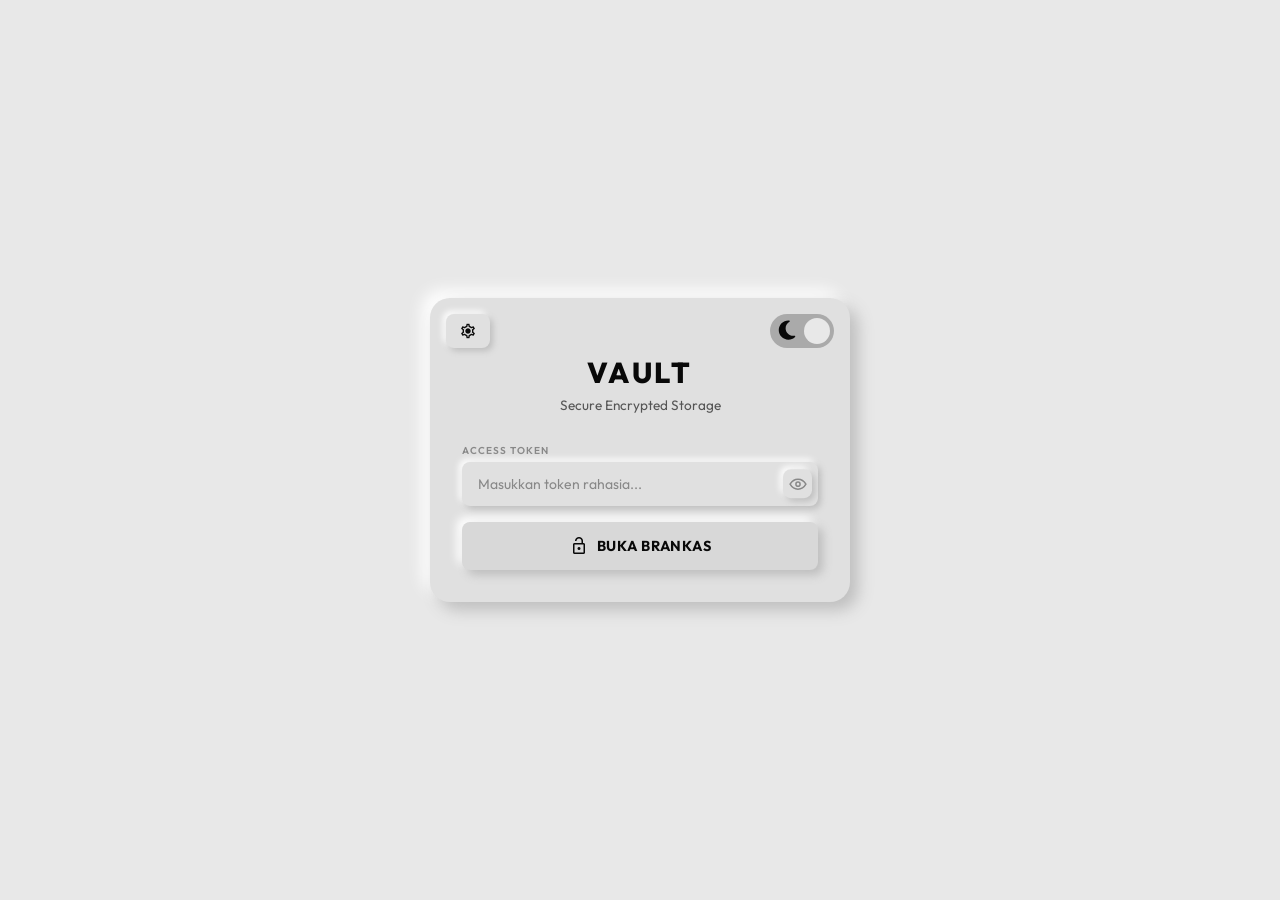
<file: index.html>
<!DOCTYPE html>
<html lang="id">
<head>
    <meta charset="UTF-8">
    <meta name="viewport" content="width=device-width, initial-scale=1.0">
    <title>Vault | Secure Access</title>
    <link rel="stylesheet" href="assets/css/style.css">
    <style>
        body {
            background-color: var(--bg-body);
            display: flex;
            align-items: center;
            justify-content: center;
            padding: 1rem;
            min-height: 100vh;
        }
        .hidden { display: none !important; }
        .auth-loader { width:32px; height:32px; vertical-align:middle; margin-right:8px; }
        .auth-loader .ring { transform-origin:28px 28px; animation:auth-spin 1.2s linear infinite; }
        .auth-loader circle { fill:none; stroke:var(--text-primary); stroke-linecap:round; }
        @keyframes auth-spin { to { transform:rotate(360deg); } }
    </style>
</head>
<body>

    <div class="card" style="width:100%;max-width:420px;padding:2rem;text-align:center;display:flex;flex-direction:column;gap:1.5rem;position:relative;">
        
        <!-- Theme Toggle -->
        <div style="position:absolute;top:1rem;right:1rem;">
            <label class="theme-switch">
                <span class="sun"><svg xmlns="http://www.w3.org/2000/svg" viewBox="0 0 24 24"><g fill="#ffd43b"><circle r="5" cy="12" cx="12"></circle><path d="m21 13h-1a1 1 0 0 1 0-2h1a1 1 0 0 1 0 2zm-17 0h-1a1 1 0 0 1 0-2h1a1 1 0 0 1 0 2zm13.66-5.66a1 1 0 0 1 -.66-.29 1 1 0 0 1 0-1.41l.71-.71a1 1 0 1 1 1.41 1.41l-.71.71a1 1 0 0 1 -.75.29zm-12.02 12.02a1 1 0 0 1 -.71-.29 1 1 0 0 1 0-1.41l.71-.66a1 1 0 0 1 1.41 1.41l-.71.71a1 1 0 0 1 -.7.24zm6.36-14.36a1 1 0 0 1 -1-1v-1a1 1 0 0 1 2 0v1a1 1 0 0 1 -1 1zm0 17a1 1 0 0 1 -1-1v-1a1 1 0 0 1 2 0v1a1 1 0 0 1 -1 1zm-5.66-14.66a1 1 0 0 1 -.7-.29l-.71-.71a1 1 0 0 1 1.41-1.41l.71.71a1 1 0 0 1 0 1.41 1 1 0 0 1 -.71.29zm12.02 12.02a1 1 0 0 1 -.7-.29l-.66-.71a1 1 0 0 1 1.36-1.36l.71.71a1 1 0 0 1 0 1.41 1 1 0 0 1 -.71.24z"></path></g></svg></span>
                <span class="moon"><svg xmlns="http://www.w3.org/2000/svg" viewBox="0 0 384 512"><path d="m223.5 32c-123.5 0-223.5 100.3-223.5 224s100 224 223.5 224c60.6 0 115.5-24.2 155.8-63.4 5-4.9 6.3-12.5 3.1-18.7s-10.1-9.7-17-8.5c-9.8 1.7-19.8 2.6-30.1 2.6-96.9 0-175.5-78.8-175.5-176 0-65.8 36-123.1 89.3-153.3 6.1-3.5 9.2-10.5 7.7-17.3s-7.3-11.9-14.3-12.5c-6.3-.5-12.6-.8-19-.8z"></path></svg></span>   
                <input type="checkbox" id="themeToggleCheckbox">
                <span class="slider"></span>
            </label>
        </div>
        
        <!-- Settings Toggle -->
        <button id="toggleSettingsBtn" class="btn-neu" style="position:absolute;top:1rem;left:1rem;padding:0.5rem 0.8rem;font-size:12px;" title="Pengaturan URL Backend">
            <span class="material-symbols-outlined" style="font-size:18px;">settings</span>
        </button>
        
        <div style="padding-top:1.5rem;">
            <h1 style="font-size:1.8rem;font-weight:800;letter-spacing:0.1em;color:var(--text-primary);">VAULT</h1>
            <p style="font-size:0.85rem;color:var(--text-secondary);margin-top:0.4rem;">Secure Encrypted Storage</p>
        </div>

        <!-- Settings Section -->
        <div id="settingsSection" class="hidden" style="text-align:left;padding-bottom:1rem;border-bottom:1px solid var(--border);display:flex;flex-direction:column;gap:0.75rem;">
            <label style="font-size:10px;font-weight:600;color:var(--text-tertiary);text-transform:uppercase;letter-spacing:0.1em;">Google Apps Script URL</label>
            <input type="text" id="apiUrlInput" placeholder="https://script.google.com/macros/s/.../exec" class="input-neu" autocomplete="off">
            <button id="saveSettingsBtn" class="btn-neu" style="width:100%;font-size:10px;font-weight:700;text-transform:uppercase;letter-spacing:0.05em;">
                Simpan URL
            </button>
        </div>

        <div style="display:flex;flex-direction:column;gap:1rem;">
            <div style="text-align:left;">
                <label style="font-size:10px;font-weight:600;color:var(--text-tertiary);text-transform:uppercase;letter-spacing:0.1em;">Access Token</label>
                <div style="position:relative;margin-top:0.25rem;">
                    <input type="password" id="tokenInput" placeholder="Masukkan token rahasia..." class="input-neu" style="padding-right:2.5rem;" autocomplete="off">
                    <button id="togglePwBtn" type="button" class="btn-neu" style="position:absolute;right:0.35rem;top:50%;transform:translateY(-50%);border:none;cursor:pointer;color:var(--text-tertiary);padding:0.3rem;display:grid;place-items:center;" title="Tampilkan/Sembunyikan Token">
                        <svg id="togglePwIcon" viewBox="0 0 24 24" width="20" height="20" fill="none" stroke="currentColor" stroke-width="1.8" stroke-linecap="round" stroke-linejoin="round" aria-hidden="true">
                            <path d="M2.5 12s3.5-6 9.5-6 9.5 6 9.5 6-3.5 6-9.5 6-9.5-6-9.5-6Z"></path>
                            <circle cx="12" cy="12" r="2.5"></circle>
                        </svg>
                    </button>
                </div>
            </div>
            <button id="loginBtn" class="btn-neu-primary" style="width:100%;padding:0.9rem 1.7rem;font-size:0.9rem;font-weight:700;text-transform:uppercase;letter-spacing:0.05em;">
                <span class="material-symbols-outlined" style="font-size:20px;">lock_open</span>
                Buka Brankas
            </button>
        </div>
        
        <p id="errorMsg" style="color:#ff5252;font-size:0.75rem;display:none;" class="font-mono">Token tidak boleh kosong!</p>
    </div>

    <!-- Toast Container (di atas, tengah) -->
    <div id="toastContainer" style="position:fixed;top:1rem;left:50%;transform:translateX(-50%);z-index:9999;display:flex;flex-direction:column;align-items:center;gap:0.5rem;pointer-events:none;"></div>

    <script type="module">
        import { login, checkToken } from './src/auth.js';

        // ==================== THEME TOGGLE ====================
        const themeCheckbox = document.getElementById('themeToggleCheckbox');
        
        function getPreferredTheme() {
            const saved = localStorage.getItem('vault_theme');
            if (saved) return saved;
            return window.matchMedia('(prefers-color-scheme: light)').matches ? 'light' : 'dark';
        }

        function applyTheme(theme) {
            document.documentElement.setAttribute('data-theme', theme);
            themeCheckbox.checked = theme === 'light';
            localStorage.setItem('vault_theme', theme);
        }

        applyTheme(getPreferredTheme());

        themeCheckbox.addEventListener('change', () => {
            applyTheme(themeCheckbox.checked ? 'light' : 'dark');
        });
        // ==================== END THEME TOGGLE ====================

        if (checkToken()) {
            window.location.href = 'dashboard.html';
        }

        const toastContainer = document.getElementById('toastContainer');
        const toggleSettingsBtn = document.getElementById('toggleSettingsBtn');
        const settingsSection = document.getElementById('settingsSection');
        const apiUrlInput = document.getElementById('apiUrlInput');
        const saveSettingsBtn = document.getElementById('saveSettingsBtn');

        const togglePwBtn = document.getElementById('togglePwBtn');
        const tokenInput = document.getElementById('tokenInput');
        const togglePwIcon = document.getElementById('togglePwIcon');
        const visibilityIcon = `
            <path d="M2.5 12s3.5-6 9.5-6 9.5 6 9.5 6-3.5 6-9.5 6-9.5-6-9.5-6Z"></path>
            <circle cx="12" cy="12" r="2.5"></circle>
        `;
        const visibilityOffIcon = `
            <path d="M3 3l18 18"></path>
            <path d="M10.6 10.6a2.5 2.5 0 0 0 2.8 2.8"></path>
            <path d="M7.4 7.7C4.4 9.4 2.5 12 2.5 12s3.5 6 9.5 6c1.5 0 2.9-.4 4.1-1"></path>
            <path d="M13.7 6.2C18.7 7 21.5 12 21.5 12s-.8 1.4-2.2 2.8"></path>
        `;

        togglePwBtn.addEventListener('click', () => {
            if (tokenInput.type === 'password') {
                tokenInput.type = 'text';
                togglePwIcon.innerHTML = visibilityOffIcon;
            } else {
                tokenInput.type = 'password';
                togglePwIcon.innerHTML = visibilityIcon;
            }
        });

        function showSettingsToast(msg) {
            const el = document.createElement('div');
            el.className = 'toast info';
            el.innerHTML = `
                <span class="toast-icon">⚡</span>
                <span class="toast-msg"><strong>Info</strong>${msg}</span>
                <button class="toast-close" onclick="this.parentElement.remove()">&times;</button>`;
            toastContainer.appendChild(el);
            setTimeout(() => {
                el.style.animation = 'toastOut .35s ease forwards';
                setTimeout(() => el.remove(), 350);
            }, 3000);
        }

        if (localStorage.getItem('vault_api_url')) {
            apiUrlInput.value = localStorage.getItem('vault_api_url');
        }

        toggleSettingsBtn.addEventListener('click', () => {
            settingsSection.classList.toggle('hidden');
        });

        saveSettingsBtn.addEventListener('click', () => {
            const url = apiUrlInput.value.trim();
            if (url) {
                localStorage.setItem('vault_api_url', url);
                showSettingsToast("URL Google Apps Script berhasil disimpan!");
                settingsSection.classList.add('hidden');
            } else {
                localStorage.removeItem('vault_api_url');
                showSettingsToast("URL Google Apps Script dihapus.");
                settingsSection.classList.add('hidden');
            }
        });

        document.getElementById('loginBtn').addEventListener('click', async () => {
            const token = tokenInput.value.trim();
            const errorMsg = document.getElementById('errorMsg');
            const loginBtn = document.getElementById('loginBtn');
            
            if (token) {
                loginBtn.disabled = true;
                loginBtn.innerHTML = '<svg class="auth-loader" viewBox="0 0 56 56" role="img" aria-label="Memverifikasi akses"><g class="ring"><circle cx="28" cy="28" r="23" stroke-width="2.5" stroke-dasharray="42 104"></circle><circle cx="28" cy="28" r="18" stroke-width="1.7" stroke-dasharray="28 85" transform="rotate(120 28 28)"></circle><path d="M22 15h12c0 6-2 8-6 11-4-3-6-5-6-11zm0 26h12c0-6-2-8-6-11-4 3-6 5-6 11z" fill="currentColor"></path></g></svg> AUTHENTICATING...';
                errorMsg.style.display = 'none';
                
                const result = await login(token);
                if (result.status === "success") {
                    window.location.href = 'dashboard.html';
                } else {
                    loginBtn.innerHTML = '<span class="material-symbols-outlined" style="font-size:20px;">lock_open</span> Buka Brankas';
                    loginBtn.disabled = false;
                    errorMsg.textContent = result.message;
                    errorMsg.style.display = 'block';
                }
            } else {
                errorMsg.textContent = "Token tidak boleh kosong!";
                errorMsg.style.display = 'block';
            }
        });

        tokenInput.addEventListener('keypress', (e) => {
            if (e.key === 'Enter') document.getElementById('loginBtn').click();
        });
    </script>
</body>
</html>
</file>
<file: assets/css/style.css>
@import url('https://fonts.googleapis.com/css2?family=Inter:wght@300;400;500;600;700&family=Outfit:wght@300;400;600;700&display=swap');
@import url('https://fonts.googleapis.com/css2?family=Fira+Code:wght@400;600&display=swap');
@import url('https://fonts.googleapis.com/css2?family=Material+Symbols+Outlined:opsz,wght,FILL,GRAD@20..48,100..700,0..1,-50..200');

* {
    margin: 0;
    padding: 0;
    box-sizing: border-box;
}

:root {
    --bg-body: #1a1a1a;
    --bg-card: #252525;
    --bg-elevated: #2e2e2e;
    --bg-inset: #1e1e1e;
    --text-primary: #f0f0f0;
    --text-secondary: #a0a0a0;
    --text-tertiary: #666666;
    --text-muted: #444444;
    --border: #333333;
    --skeleton: #333;
    --shadow-dark: rgba(0, 0, 0, 0.6);
    --shadow-light: rgba(255, 255, 255, 0.04);
    --shadow-xs: 3px 3px 6px var(--shadow-dark), -3px -3px 6px var(--shadow-light);
    --shadow-sm: 5px 5px 10px var(--shadow-dark), -5px -5px 10px var(--shadow-light);
    --shadow-md: 8px 8px 16px var(--shadow-dark), -8px -8px 16px var(--shadow-light);
    --shadow-lg: 12px 12px 24px var(--shadow-dark), -12px -12px 24px var(--shadow-light);
    --shadow-inset: inset 3px 3px 6px var(--shadow-dark), inset -3px -3px 6px var(--shadow-light);
    --shadow-inset-sm: inset 2px 2px 4px var(--shadow-dark), inset -2px -2px 4px var(--shadow-light);
    --shadow-none: 3px 3px 6px var(--shadow-dark), -3px -3px 6px var(--shadow-light);
    --radius-sm: 8px;
    --radius-md: 14px;
    --radius-lg: 20px;
    --radius-full: 30px;
    --transition: 0.3s cubic-bezier(0.4, 0, 0.2, 1);
}

[data-theme="light"] {
    --bg-body: #e8e8e8;
    --bg-card: #e0e0e0;
    --bg-elevated: #d8d8d8;
    --bg-inset: #f0f0f0;
    --text-primary: #090909;
    --text-secondary: #555555;
    --text-tertiary: #888888;
    --text-muted: #aaaaaa;
    --border: #d0d0d0;
    --skeleton: #ccc;
    --shadow-dark: #bebebe;
    --shadow-light: #ffffff;
    --shadow-xs: 3px 3px 6px var(--shadow-dark), -3px -3px 6px var(--shadow-light);
    --shadow-sm: 5px 5px 10px var(--shadow-dark), -5px -5px 10px var(--shadow-light);
    --shadow-md: 8px 8px 16px var(--shadow-dark), -8px -8px 16px var(--shadow-light);
    --shadow-lg: 12px 12px 24px var(--shadow-dark), -12px -12px 24px var(--shadow-light);
    --shadow-inset: inset 3px 3px 6px var(--shadow-dark), inset -3px -3px 6px var(--shadow-light);
    --shadow-inset-sm: inset 2px 2px 4px var(--shadow-dark), inset -2px -2px 4px var(--shadow-light);
    --shadow-none: 3px 3px 6px var(--shadow-dark), -3px -3px 6px var(--shadow-light);
}

body {
    font-family: 'Outfit', 'Inter', sans-serif;
    background-color: var(--bg-body);
    color: var(--text-primary);
    min-height: 100vh;
    transition: background-color var(--transition), color var(--transition);
    overflow-x: hidden;
}

/* ========== NEUMORPHIC CARD ========== */
.card {
    background: var(--bg-card);
    border-radius: var(--radius-lg);
    box-shadow: var(--shadow-md);
    transition: all var(--transition);
}
.card:hover { box-shadow: var(--shadow-lg); }
.card-inset {
    background: var(--bg-card);
    border-radius: var(--radius-md);
    box-shadow: var(--shadow-inset);
}

/* ========== NEUMORPHIC BUTTON ========== */
.btn-neu {
    background: var(--bg-card);
    color: var(--text-primary);
    padding: 0.7em 1.7em;
    font-size: 14px;
    border-radius: var(--radius-sm);
    cursor: pointer;
    border: none;
    box-shadow: var(--shadow-none);
    transition: all var(--transition);
    font-family: inherit;
    font-weight: 600;
    display: inline-flex;
    align-items: center;
    justify-content: center;
    gap: 8px;
}
.btn-neu:hover { box-shadow: var(--shadow-sm); }
.btn-neu:active { box-shadow: var(--shadow-inset); }

.btn-neu-primary {
    background: var(--bg-elevated);
    color: var(--text-primary);
    padding: 0.7em 1.7em;
    font-size: 14px;
    border-radius: var(--radius-sm);
    cursor: pointer;
    border: none;
    box-shadow: var(--shadow-sm);
    transition: all var(--transition);
    font-family: inherit;
    font-weight: 700;
    display: inline-flex;
    align-items: center;
    justify-content: center;
    gap: 8px;
}
.btn-neu-primary:hover { box-shadow: var(--shadow-md); transform: translateY(-1px); }
.btn-neu-primary:active { box-shadow: var(--shadow-inset); transform: translateY(0); }

/* ========== NEUMORPHIC INPUT ========== */
.input-neu {
    border: none;
    padding: 0.8rem 1rem;
    border-radius: var(--radius-sm);
    background: var(--bg-card);
    color: var(--text-primary);
    box-shadow: var(--shadow-none);
    transition: all var(--transition);
    font-family: inherit;
    font-size: 14px;
    width: 100%;
    outline: none;
}
.input-neu:focus { background: var(--bg-card); box-shadow: var(--shadow-inset); }
.input-neu::placeholder { color: var(--text-tertiary); }

/* ========== SVG CHECKBOX (from Uiverse) ========== */
.checkbox-svg {
    cursor: pointer;
    display: inline-flex;
    align-items: center;
    justify-content: center;
}
.checkbox-svg input { display: none; }
.checkbox-svg svg {
    overflow: visible;
    height: 1.5em;
    width: 1.5em;
}
.checkbox-svg .path {
    fill: none;
    stroke: var(--text-primary);
    stroke-width: 6;
    stroke-linecap: round;
    stroke-linejoin: round;
    transition: stroke-dasharray 0.5s ease, stroke-dashoffset 0.5s ease;
    stroke-dasharray: 241 9999999;
    stroke-dashoffset: 0;
}
.checkbox-svg input:checked ~ svg .path {
    stroke-dasharray: 70.5096664428711 9999999;
    stroke-dashoffset: -262.2723388671875;
}

/* ========== NEUMORPHIC THEME TOGGLE ========== */
.theme-switch {
    font-size: 17px;
    position: relative;
    display: inline-block;
    width: 64px;
    height: 34px;
}
.theme-switch input { opacity: 0; width: 0; height: 0; }
.theme-switch .slider {
    position: absolute; cursor: pointer;
    top: 0; left: 0; right: 0; bottom: 0;
    background: var(--text-tertiary);
    transition: 0.4s;
    border-radius: var(--radius-full);
}
.theme-switch .slider:before {
    position: absolute; content: "";
    height: 26px; width: 26px;
    border-radius: 50%;
    left: 4px; bottom: 4px; z-index: 2;
    background: var(--bg-body);
    transition: 0.4s;
}
.theme-switch .sun svg {
    position: absolute; top: 5px; left: 36px; z-index: 1;
    width: 22px; height: 22px;
}
.theme-switch .moon svg {
    fill: var(--text-primary);
    position: absolute; top: 5px; left: 6px; z-index: 1;
    width: 22px; height: 22px;
}
.theme-switch .sun svg { animation: rotate 15s linear infinite; }
@keyframes rotate {
    0% { transform: rotate(0); }
    100% { transform: rotate(360deg); }
}
.theme-switch .moon svg { animation: tilt 5s linear infinite; }
@keyframes tilt {
    0% { transform: rotate(0deg); }
    25% { transform: rotate(-10deg); }
    75% { transform: rotate(10deg); }
    100% { transform: rotate(0deg); }
}
.theme-switch input:checked + .slider { background: var(--text-muted); }
.theme-switch input:checked + .slider:before { transform: translateX(30px); }

/* ========== NEUMORPHIC LOADER ========== */
.loader-neu {
    position: relative; width: 90px; height: 90px; margin: 0 auto;
}
.loader-neu .item1,.loader-neu .item2,.loader-neu .item3 {
    position: absolute; background-color: transparent;
    left: calc(50% - (var(--size) / 2));
    top: calc(50% - (var(--size) / 2));
    height: var(--size); width: var(--size); border-radius: 50%;
}
.loader-neu .item1 { --size: 80px; animation: size1_1 2.5s infinite alternate; z-index: 1; }
.loader-neu .item2 { --size: 55px; animation: size1_2 2.5s infinite alternate; z-index: 2; }
.loader-neu .item3 { --size: 30px; animation: size1_3 2.5s infinite alternate; z-index: 3; }
@keyframes size1_1 { 0%,10%{transform:scale(0)}100%{transform:scale(1);box-shadow:var(--shadow-md)}}
@keyframes size1_2 { 0%,40%{transform:scale(0)}100%{transform:scale(1);box-shadow:var(--shadow-md)}}
@keyframes size1_3 { 0%,70%{transform:scale(0)}100%{transform:scale(1);box-shadow:var(--shadow-md)}}

/* ========== SKELETON LOADING ========== */
@keyframes skeleton-pulse {
    0%, 100% { opacity: 0.4; }
    50% { opacity: 0.7; }
}
.skeleton {
    background: var(--skeleton);
    border-radius: var(--radius-sm);
    animation: skeleton-pulse 1.5s ease-in-out infinite;
}

/* ========== DIALOG ========== */
#dialogOverlay {
    position: fixed; inset: 0; z-index: 9990;
    background: rgba(0,0,0,0.6); backdrop-filter: blur(4px);
    display: none; align-items: center; justify-content: center; padding: 16px;
}
#dialogOverlay.show { display: flex; }
#dialogBox {
    background: var(--bg-card); border-radius: var(--radius-lg);
    padding: 28px; width: 100%; max-width: 420px;
    box-shadow: var(--shadow-lg); animation: fadeIn .25s ease;
    font-family: 'Outfit', sans-serif;
}
#dialogBox h4 { font-size:14px; font-weight:700; color:var(--text-primary); margin-bottom:8px; }
#dialogBox p { font-size:12px; color:var(--text-secondary); margin-bottom:16px; line-height:1.6; }
#dialogInput {
    width:100%; padding:10px 14px; border-radius:var(--radius-sm); border:none;
    background:var(--bg-card); color:var(--text-primary); font-size:13px; outline:none;
    font-family:'Fira Code',monospace; margin-bottom:16px; box-shadow:var(--shadow-inset-sm);
}
.dialog-actions { display:flex; gap:10px; justify-content:flex-end; }
.dialog-btn-cancel {
    padding:8px 18px; border-radius:var(--radius-sm); background:var(--bg-card);
    color:var(--text-secondary); font-size:12px; cursor:pointer; font-weight:600;
    transition:all var(--transition); border:none; box-shadow:var(--shadow-xs);
}
.dialog-btn-cancel:hover { background:var(--bg-elevated); }
.dialog-btn-ok {
    padding:8px 20px; border-radius:var(--radius-sm); border:none;
    background:var(--bg-elevated); color:var(--text-primary); font-size:12px;
    font-weight:700; cursor:pointer; box-shadow:var(--shadow-sm); transition:all var(--transition);
}
.dialog-btn-ok:hover { box-shadow:var(--shadow-md); }

/* ========== TOAST ========== */
#toastContainer {
    position: fixed; top: 20px; right: 20px;
    z-index: 9999; display: flex; flex-direction: column; gap: 10px; pointer-events: none;
}
.toast {
    display: flex; align-items: flex-start; gap: 12px;
    padding: 14px 18px; border-radius: var(--radius-md);
    min-width: 280px; max-width: 360px;
    background: var(--bg-card); box-shadow: var(--shadow-md);
    animation: toastIn .35s cubic-bezier(.4,0,.2,1) forwards;
    pointer-events: all; font-family: 'Outfit', sans-serif; font-size: 13px;
    border-left: 3px solid var(--text-tertiary);
}
.toast.success { border-left-color: #4ade80; }
.toast.error   { border-left-color: #ff5252; }
.toast.info    { border-left-color: var(--text-primary); }
.toast.warn    { border-left-color: #ffca28; }
.toast-icon { font-size: 1.1rem; flex-shrink: 0; margin-top: 1px; }
.toast-msg  { flex: 1; line-height: 1.5; color: var(--text-primary); }
.toast-msg strong { display: block; font-size: 11px; text-transform: uppercase; letter-spacing: .08em; margin-bottom: 2px; opacity: 0.7; }
.toast-close { background: none; border: none; cursor: pointer; opacity: .5; transition: opacity .2s; font-size: 16px; color: var(--text-primary); padding: 0; line-height: 1; }
.toast-close:hover { opacity: 1; }

@keyframes toastIn  { from { opacity: 0; transform: translateX(40px); } to { opacity: 1; transform: translateX(0); } }
@keyframes toastOut { from { opacity: 1; transform: translateX(0); } to { opacity: 0; transform: translateX(40px); } }
@keyframes fadeIn  { from { opacity: 0; transform: scale(0.95); } to { opacity: 1; transform: scale(1); } }

/* ========== SCROLLBAR ========== */
::-webkit-scrollbar { width: 6px; height: 6px; }
::-webkit-scrollbar-track { background: transparent; }
::-webkit-scrollbar-thumb { background: var(--text-muted); border-radius: 99px; }
::-webkit-scrollbar-thumb:hover { background: var(--text-tertiary); }

/* ========== MONO FONT ========== */
.font-mono { font-family: 'Fira Code', monospace; }

/* ========== PROGRESS BAR ========== */
.progress-bar {
    background: var(--bg-inset); border-radius: var(--radius-full);
    height: 8px; overflow: hidden; box-shadow: var(--shadow-inset-sm);
}
.progress-bar-fill {
    height: 100%; background: var(--text-primary);
    border-radius: var(--radius-full); transition: width 0.4s ease;
}

/* ========== NEUMORPHIC FILE ITEM ========== */
.file-item {
    background: var(--bg-card);
    border-radius: var(--radius-sm);
    box-shadow: var(--shadow-xs);
    transition: all var(--transition);
    padding: 0.75rem;
    display: flex;
    align-items: center;
    gap: 0.75rem;
    min-width: 0;
    overflow: hidden;
}
.file-item:hover {
    box-shadow: var(--shadow-sm);
}
.file-item.active {
    box-shadow: var(--shadow-inset);
    background: var(--bg-elevated);
}

/* ========== OPEN FILE BUTTON (from Uiverse) ========== */
.btn-open-file {
    background: var(--bg-card);
    width: 100%;
    padding: 0.6rem 1rem;
    display: flex;
    align-items: center;
    justify-content: center;
    gap: 12px;
    border: none;
    font-size: 13px;
    cursor: pointer;
    transition: all 0.3s;
    border-radius: var(--radius-sm);
    box-shadow: var(--shadow-xs);
    color: var(--text-primary);
    font-family: inherit;
    font-weight: 600;
}
.btn-open-file .file-wrapper {
    width: 16px;
    height: auto;
    display: flex;
    align-items: flex-end;
    justify-content: center;
    position: relative;
}
.btn-open-file .file-wrapper svg { width: 100%; }
.btn-open-file .file-wrapper svg path { stroke: var(--text-primary); }
.btn-open-file .file-front {
    position: absolute;
    width: 100%;
    height: 70%;
    border: 2px solid var(--text-primary);
    border-bottom: 1px solid var(--text-primary);
    transform: skewX(-40deg);
    transform-origin: bottom right;
    background: var(--bg-card);
    transition: all 0.5s;
    bottom: 0;
}
.btn-open-file:hover { box-shadow: var(--shadow-sm); }
.btn-open-file:hover .file-front {
    height: 50%;
    transform-origin: bottom right;
    transform: skewX(-55deg);
}

/* ========== DELETE BUTTON (from Uiverse) ========== */
.btn-delete-file {
    width: 44px;
    height: 44px;
    border-radius: var(--radius-sm);
    background: var(--bg-card);
    border: none;
    font-weight: 600;
    display: flex;
    align-items: center;
    justify-content: center;
    box-shadow: var(--shadow-xs);
    cursor: pointer;
    transition-duration: .3s;
    overflow: hidden;
    position: relative;
}
.btn-delete-file .svgIcon {
    width: 14px;
    transition-duration: .3s;
}
.btn-delete-file .svgIcon path { fill: var(--text-primary); }
.btn-delete-file:hover {
    width: 120px;
    border-radius: var(--radius-sm);
    transition-duration: .3s;
    background: #ff5252;
    align-items: center;
}
.btn-delete-file:hover .svgIcon {
    width: 40px;
    transition-duration: .3s;
    transform: translateY(60%);
}
.btn-delete-file::before {
    position: absolute;
    top: -20px;
    content: "Delete";
    color: white;
    transition-duration: .3s;
    font-size: 2px;
}
.btn-delete-file:hover::before {
    font-size: 13px;
    opacity: 1;
    transform: translateY(30px);
    transition-duration: .3s;
}

/* ========== GRID FILE ITEM ========== */
.file-grid-item {
    background: var(--bg-card);
    border-radius: var(--radius-md);
    box-shadow: var(--shadow-xs);
    transition: all var(--transition);
    padding: 1rem;
    display: flex;
    flex-direction: column;
    align-items: center;
    text-align: center;
    gap: 0.5rem;
    cursor: pointer;
    position: relative;
    min-width: 0;
    overflow: hidden;
}
.file-grid-item:hover {
    box-shadow: var(--shadow-sm);
}
.file-grid-item.active {
    box-shadow: var(--shadow-inset);
    background: var(--bg-elevated);
}

/* ========== SKELETON CARD ========== */
.skeleton-card {
    background: var(--bg-card);
    border-radius: var(--radius-md);
    padding: 1rem;
    box-shadow: var(--shadow-xs);
    display: flex;
    flex-direction: column;
    gap: 0.75rem;
}
</file>
